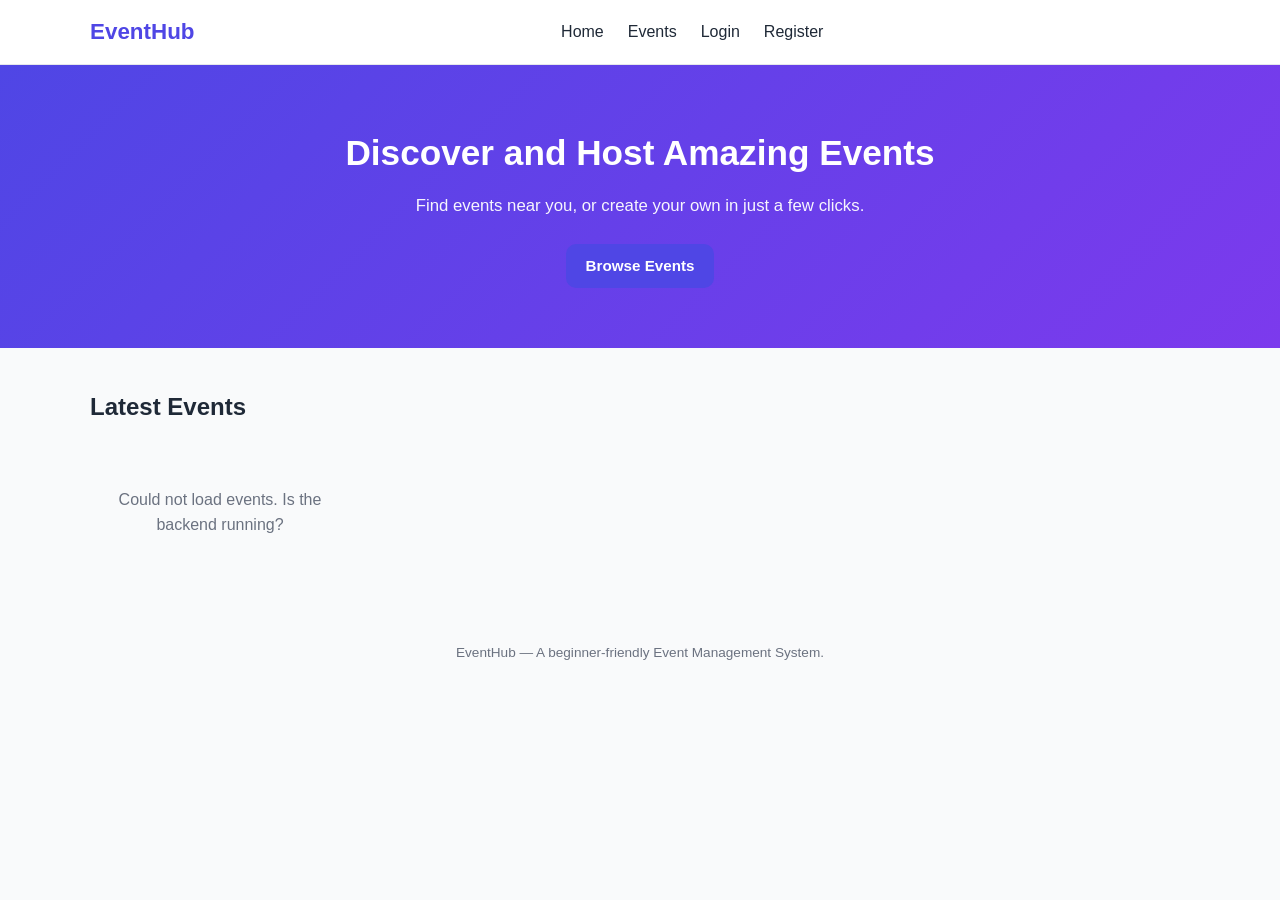
<file: frontend/index.html>
<!DOCTYPE html>
<html lang="en">
<head>
  <meta charset="UTF-8" />
  <meta name="viewport" content="width=device-width, initial-scale=1.0" />
  <title>EventHub - Home</title>
  <link rel="stylesheet" href="css/style.css" />
</head>
<body>

  <!-- ===== Navbar ===== -->
  <nav class="navbar">
    <div class="container">
      <a href="index.html" class="logo">EventHub</a>
      <div class="nav-links" id="navLinks">
        <!-- Filled in automatically by main.js -->
      </div>
      <span id="userGreeting"></span>
    </div>
  </nav>

  <!-- ===== Hero Section ===== -->
  <section class="hero">
    <div class="container">
      <h1>Discover and Host Amazing Events</h1>
      <p>Find events near you, or create your own in just a few clicks.</p>
      <a href="events.html" class="btn btn-primary">Browse Events</a>
    </div>
  </section>

  <!-- ===== Featured Events ===== -->
  <section class="section">
    <div class="container">
      <h2 class="section-title">Latest Events</h2>
      <div class="event-grid" id="featuredEvents">
        <p class="empty-state">Loading events...</p>
      </div>
    </div>
  </section>

  <footer>
    <p>EventHub &mdash; A beginner-friendly Event Management System.</p>
  </footer>

  <script src="js/main.js"></script>
  <script src="js/events.js"></script>
</body>
</html>
</file>
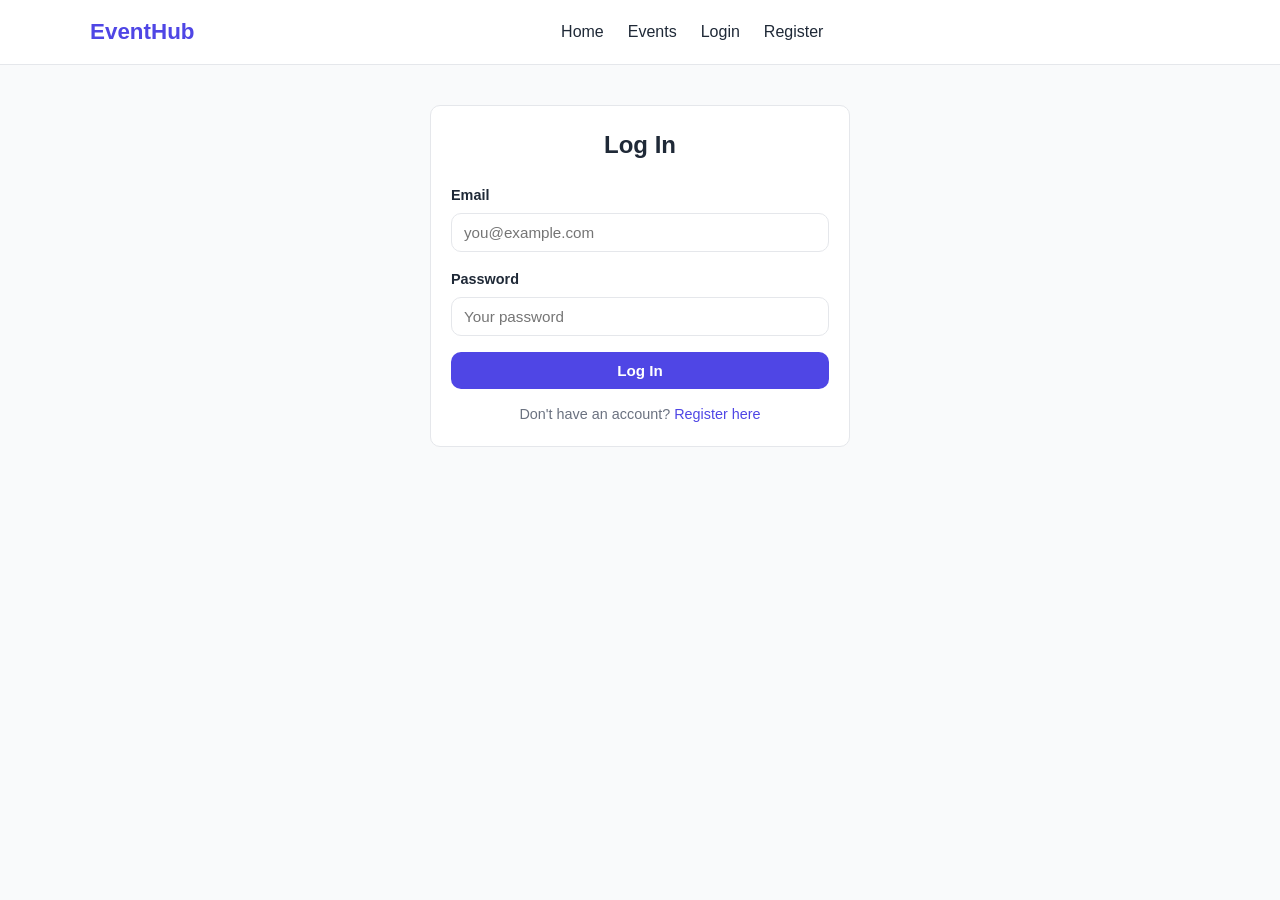
<file: frontend/create-event.html>
<!DOCTYPE html>
<html lang="en">
<head>
  <meta charset="UTF-8" />
  <meta name="viewport" content="width=device-width, initial-scale=1.0" />
  <title>EventHub - Create Event</title>
  <link rel="stylesheet" href="css/style.css" />
</head>
<body>

  <nav class="navbar">
    <div class="container">
      <a href="index.html" class="logo">EventHub</a>
      <div class="nav-links" id="navLinks"></div>
      <span id="userGreeting"></span>
    </div>
  </nav>

  <div class="container">
    <div class="form-wrapper card" style="max-width: 560px;">
      <h2 id="formTitle">Create a New Event</h2>

      <div id="messageBox" class="message"></div>

      <form id="eventForm">
        <div class="form-group">
          <label for="title">Event Title</label>
          <input type="text" id="title" placeholder="e.g. Community Music Night" />
        </div>

        <div class="form-group">
          <label for="description">Description</label>
          <textarea id="description" rows="4" placeholder="What is this event about?"></textarea>
        </div>

        <div class="form-row">
          <div class="form-group">
            <label for="date">Date</label>
            <input type="date" id="date" />
          </div>
          <div class="form-group">
            <label for="time">Time</label>
            <input type="time" id="time" />
          </div>
        </div>

        <div class="form-group">
          <label for="location">Location</label>
          <input type="text" id="location" placeholder="e.g. City Community Hall" />
        </div>

        <div class="form-row">
          <div class="form-group">
            <label for="category">Category</label>
            <select id="category">
              <option value="Tech">Tech</option>
              <option value="Music">Music</option>
              <option value="Sports">Sports</option>
              <option value="Business">Business</option>
              <option value="Education">Education</option>
              <option value="Other">Other</option>
            </select>
          </div>
          <div class="form-group">
            <label for="total_seats">Total Seats</label>
            <input type="number" id="total_seats" min="1" placeholder="e.g. 50" />
          </div>
        </div>

        <button type="submit" class="btn btn-primary btn-block" id="submitBtn">Create Event</button>
      </form>
    </div>
  </div>

  <script src="js/main.js"></script>
  <script src="js/events.js"></script>
</body>
</html>
</file>
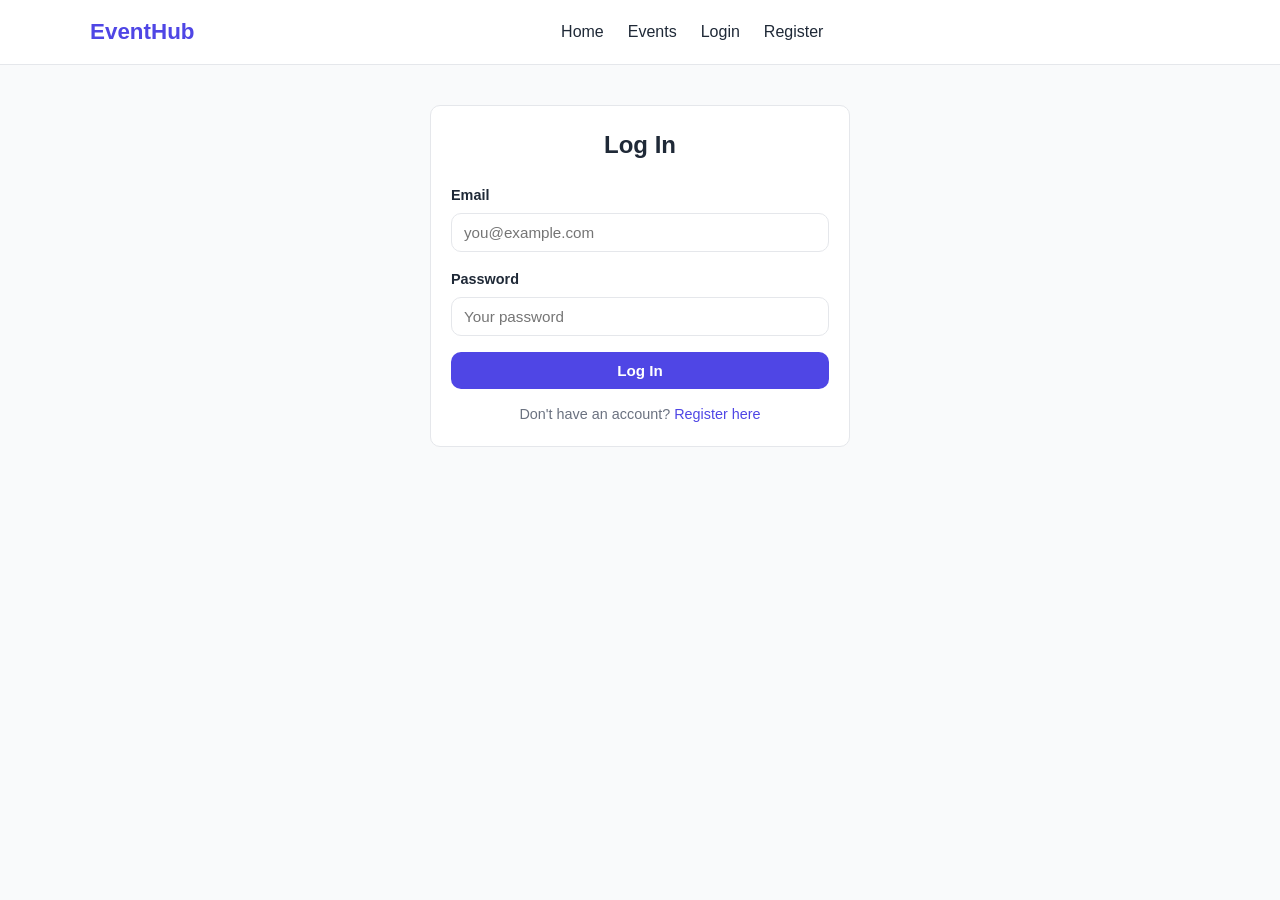
<file: frontend/dashboard.html>
<!DOCTYPE html>
<html lang="en">
<head>
  <meta charset="UTF-8" />
  <meta name="viewport" content="width=device-width, initial-scale=1.0" />
  <title>EventHub - Dashboard</title>
  <link rel="stylesheet" href="css/style.css" />
</head>
<body>

  <nav class="navbar">
    <div class="container">
      <a href="index.html" class="logo">EventHub</a>
      <div class="nav-links" id="navLinks"></div>
      <span id="userGreeting"></span>
    </div>
  </nav>

  <div class="container section">
    <h2 class="section-title">Dashboard</h2>

    <div class="stats-grid">
      <div class="stat-box">
        <div class="stat-number" id="createdCount">0</div>
        <div class="stat-label">Events Created</div>
      </div>
      <div class="stat-box">
        <div class="stat-number" id="registeredCount">0</div>
        <div class="stat-label">Events Registered For</div>
      </div>
    </div>

    <div class="card-actions" style="margin-bottom: 24px;">
      <a href="create-event.html" class="btn btn-primary">+ Create New Event</a>
      <a href="my-events.html" class="btn btn-outline">View My Registrations</a>
    </div>

    <h3 class="section-title">Events I Created</h3>
    <div class="event-grid" id="myCreatedEvents">
      <p class="empty-state">Loading your events...</p>
    </div>
  </div>

  <script src="js/main.js"></script>
  <script src="js/events.js"></script>
</body>
</html>
</file>
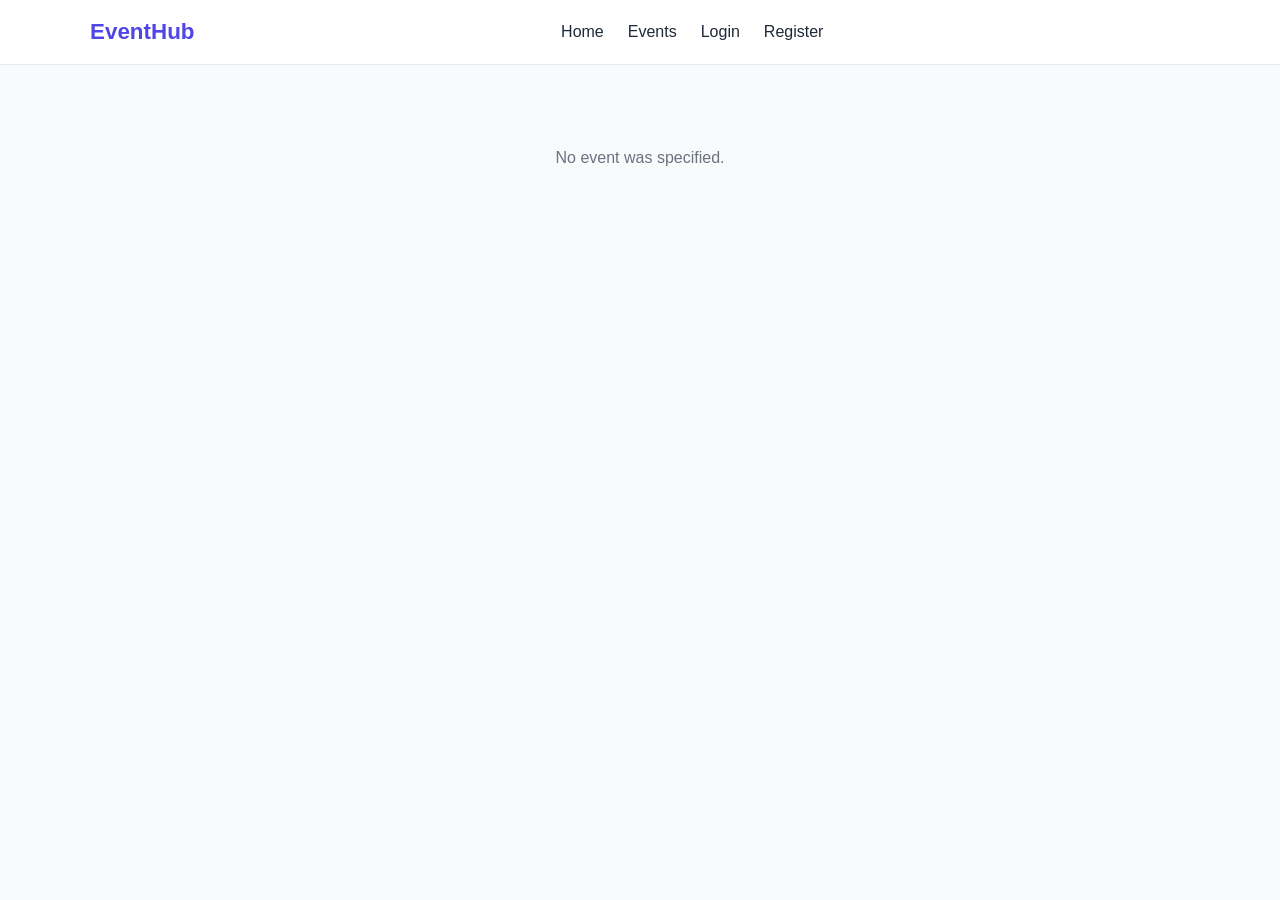
<file: frontend/event-details.html>
<!DOCTYPE html>
<html lang="en">
<head>
  <meta charset="UTF-8" />
  <meta name="viewport" content="width=device-width, initial-scale=1.0" />
  <title>EventHub - Event Details</title>
  <link rel="stylesheet" href="css/style.css" />
</head>
<body>

  <nav class="navbar">
    <div class="container">
      <a href="index.html" class="logo">EventHub</a>
      <div class="nav-links" id="navLinks"></div>
      <span id="userGreeting"></span>
    </div>
  </nav>

  <div class="container section">
    <div id="eventDetailsBox">
      <p class="empty-state">Loading event...</p>
    </div>
  </div>

  <script src="js/main.js"></script>
  <script src="js/registrations.js"></script>
  <script src="js/events.js"></script>
</body>
</html>
</file>
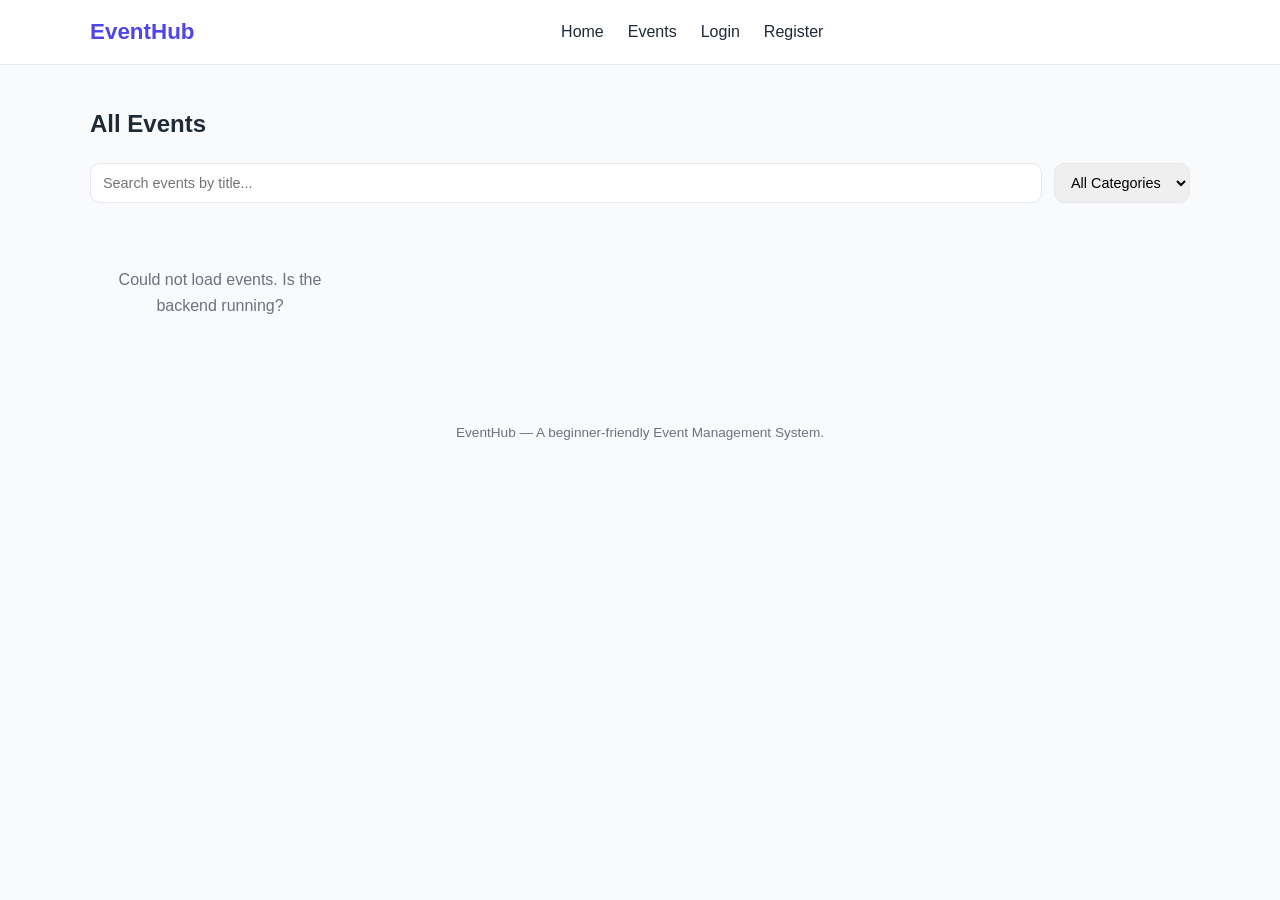
<file: frontend/events.html>
<!DOCTYPE html>
<html lang="en">
<head>
  <meta charset="UTF-8" />
  <meta name="viewport" content="width=device-width, initial-scale=1.0" />
  <title>EventHub - All Events</title>
  <link rel="stylesheet" href="css/style.css" />
</head>
<body>

  <nav class="navbar">
    <div class="container">
      <a href="index.html" class="logo">EventHub</a>
      <div class="nav-links" id="navLinks"></div>
      <span id="userGreeting"></span>
    </div>
  </nav>

  <div class="container section">
    <h2 class="section-title">All Events</h2>

    <div class="filter-bar">
      <input type="text" id="searchInput" placeholder="Search events by title..." />
      <select id="categoryFilter">
        <option value="">All Categories</option>
        <option value="Tech">Tech</option>
        <option value="Music">Music</option>
        <option value="Sports">Sports</option>
        <option value="Business">Business</option>
        <option value="Education">Education</option>
        <option value="Other">Other</option>
      </select>
    </div>

    <div class="event-grid" id="eventsList">
      <p class="empty-state">Loading events...</p>
    </div>
  </div>

  <footer>
    <p>EventHub &mdash; A beginner-friendly Event Management System.</p>
  </footer>

  <script src="js/main.js"></script>
  <script src="js/events.js"></script>
</body>
</html>
</file>
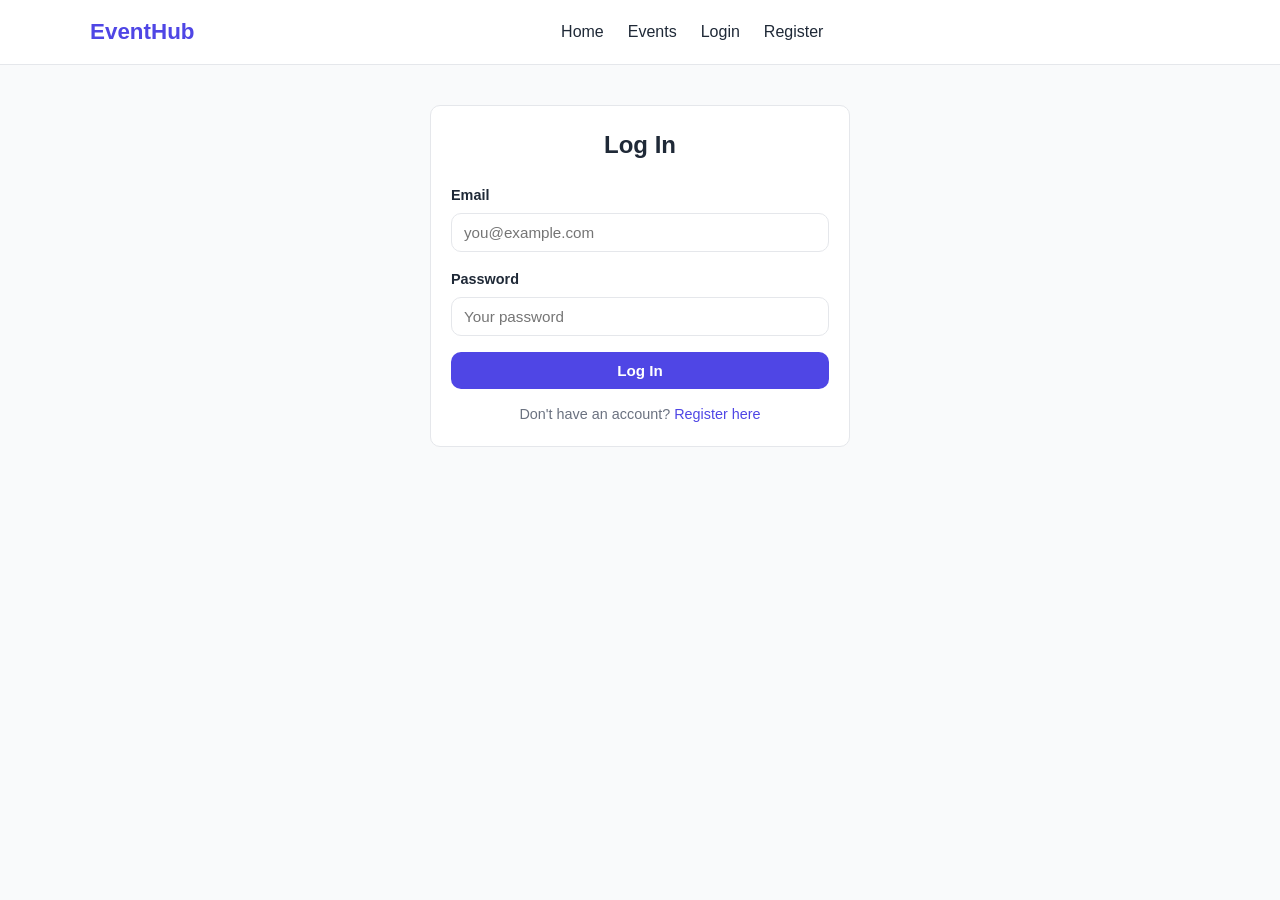
<file: frontend/login.html>
<!DOCTYPE html>
<html lang="en">
<head>
  <meta charset="UTF-8" />
  <meta name="viewport" content="width=device-width, initial-scale=1.0" />
  <title>EventHub - Login</title>
  <link rel="stylesheet" href="css/style.css" />
</head>
<body>

  <nav class="navbar">
    <div class="container">
      <a href="index.html" class="logo">EventHub</a>
      <div class="nav-links" id="navLinks"></div>
      <span id="userGreeting"></span>
    </div>
  </nav>

  <div class="container">
    <div class="form-wrapper card">
      <h2>Log In</h2>

      <div id="messageBox" class="message"></div>

      <form id="loginForm">
        <div class="form-group">
          <label for="email">Email</label>
          <input type="email" id="email" placeholder="you@example.com" />
        </div>

        <div class="form-group">
          <label for="password">Password</label>
          <input type="password" id="password" placeholder="Your password" />
        </div>

        <button type="submit" class="btn btn-primary btn-block">Log In</button>
      </form>

      <p class="form-footer-link">
        Don't have an account? <a href="register.html">Register here</a>
      </p>
    </div>
  </div>

  <script src="js/main.js"></script>
  <script src="js/auth.js"></script>
</body>
</html>
</file>
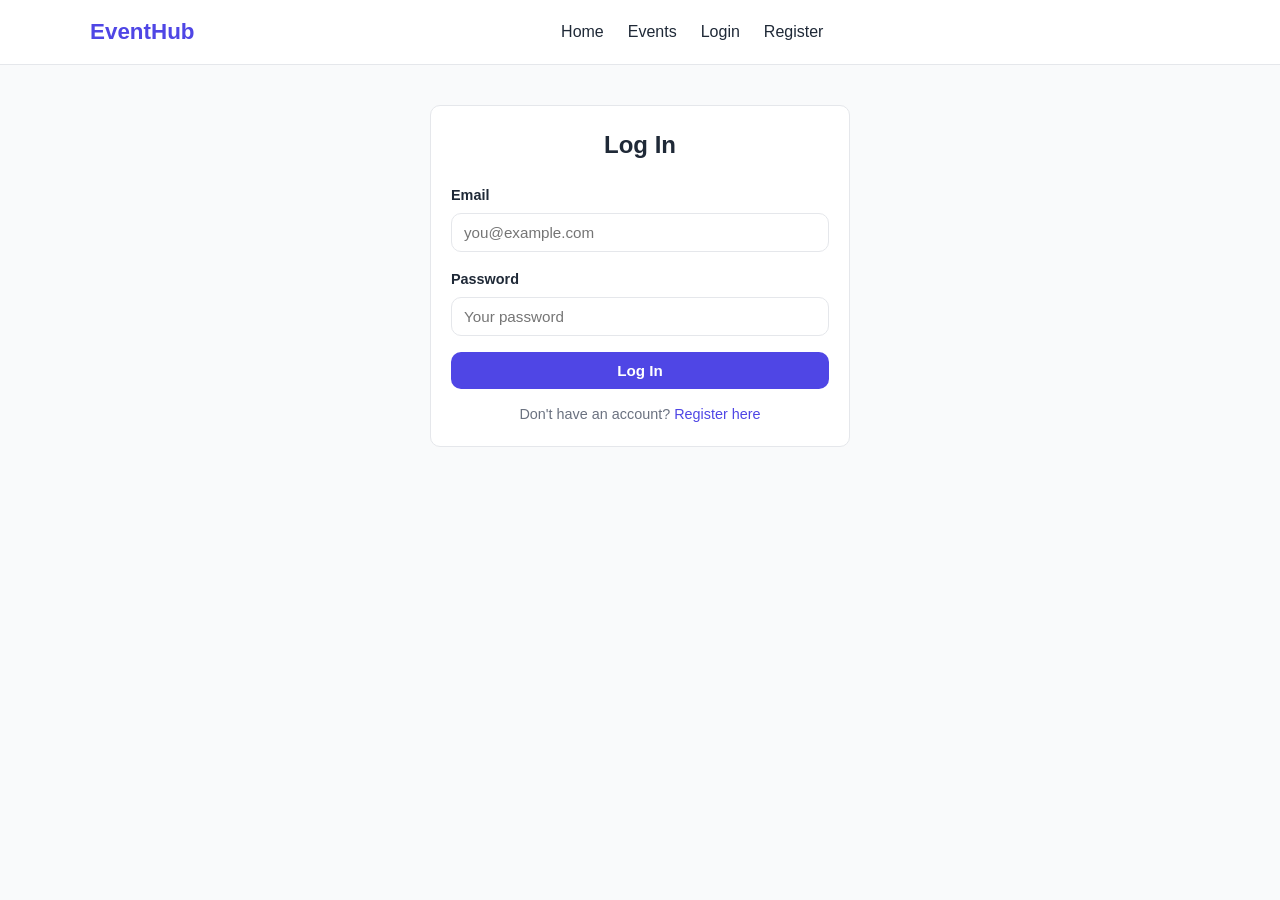
<file: frontend/my-events.html>
<!DOCTYPE html>
<html lang="en">
<head>
  <meta charset="UTF-8" />
  <meta name="viewport" content="width=device-width, initial-scale=1.0" />
  <title>EventHub - My Events</title>
  <link rel="stylesheet" href="css/style.css" />
</head>
<body>

  <nav class="navbar">
    <div class="container">
      <a href="index.html" class="logo">EventHub</a>
      <div class="nav-links" id="navLinks"></div>
      <span id="userGreeting"></span>
    </div>
  </nav>

  <div class="container section">
    <h2 class="section-title">My Registered Events</h2>
    <div class="event-grid" id="myEventsList">
      <p class="empty-state">Loading your events...</p>
    </div>
  </div>

  <script src="js/main.js"></script>
  <script src="js/registrations.js"></script>
</body>
</html>
</file>
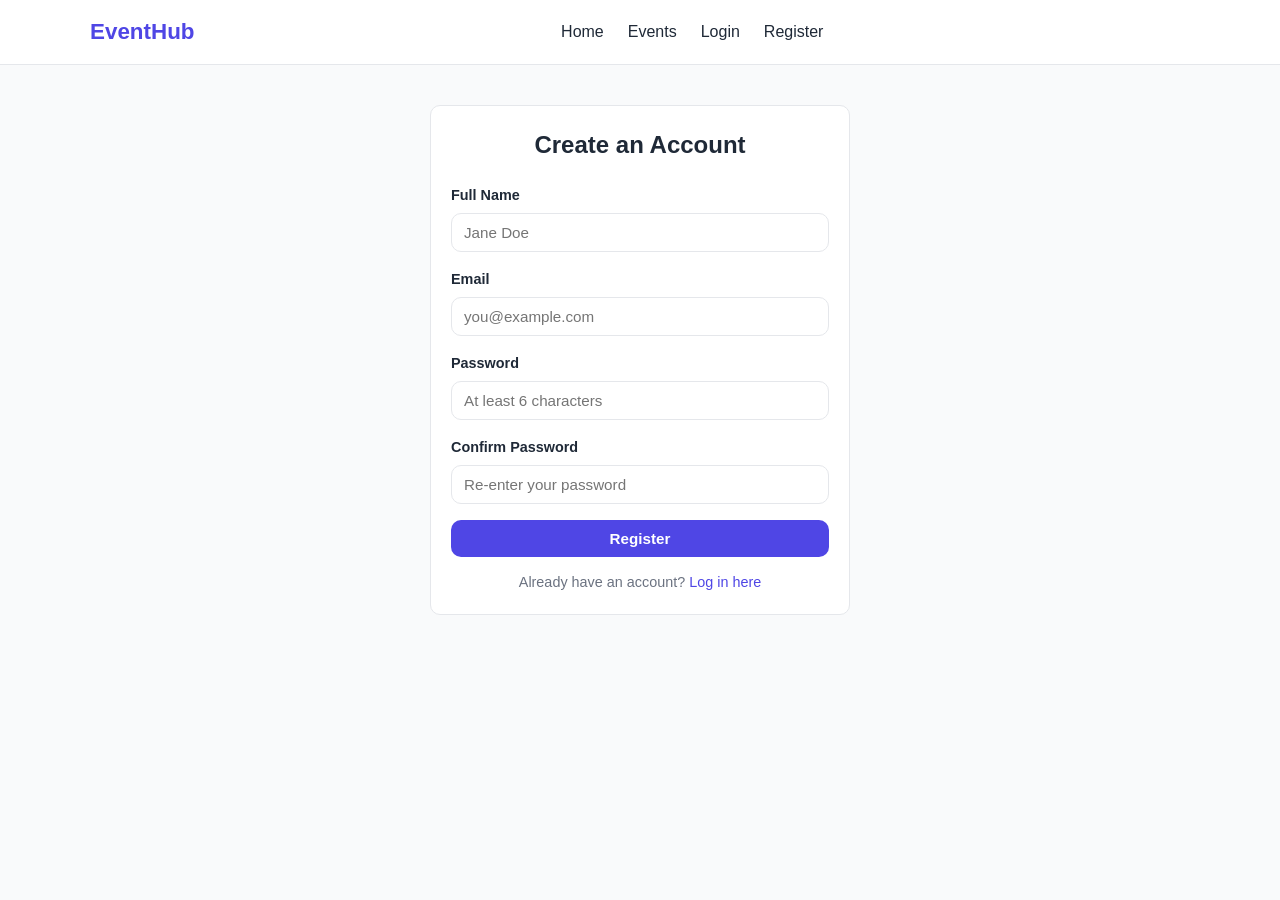
<file: frontend/register.html>
<!DOCTYPE html>
<html lang="en">
<head>
  <meta charset="UTF-8" />
  <meta name="viewport" content="width=device-width, initial-scale=1.0" />
  <title>EventHub - Register</title>
  <link rel="stylesheet" href="css/style.css" />
</head>
<body>

  <nav class="navbar">
    <div class="container">
      <a href="index.html" class="logo">EventHub</a>
      <div class="nav-links" id="navLinks"></div>
      <span id="userGreeting"></span>
    </div>
  </nav>

  <div class="container">
    <div class="form-wrapper card">
      <h2>Create an Account</h2>

      <div id="messageBox" class="message"></div>

      <form id="registerForm">
        <div class="form-group">
          <label for="name">Full Name</label>
          <input type="text" id="name" placeholder="Jane Doe" />
        </div>

        <div class="form-group">
          <label for="email">Email</label>
          <input type="email" id="email" placeholder="you@example.com" />
        </div>

        <div class="form-group">
          <label for="password">Password</label>
          <input type="password" id="password" placeholder="At least 6 characters" />
        </div>

        <div class="form-group">
          <label for="confirmPassword">Confirm Password</label>
          <input type="password" id="confirmPassword" placeholder="Re-enter your password" />
        </div>

        <button type="submit" class="btn btn-primary btn-block">Register</button>
      </form>

      <p class="form-footer-link">
        Already have an account? <a href="login.html">Log in here</a>
      </p>
    </div>
  </div>

  <script src="js/main.js"></script>
  <script src="js/auth.js"></script>
</body>
</html>
</file>
<file: frontend/css/style.css>
/* style.css
   Shared styles for the entire Event Management website.
   Plain CSS only - no frameworks - kept simple and reusable. */

/* ----- Reset & Base ----- */
* {
  margin: 0;
  padding: 0;
  box-sizing: border-box;
}

:root {
  --primary: #4f46e5;
  --primary-dark: #4338ca;
  --primary-light: #eef2ff;
  --text-dark: #1f2937;
  --text-muted: #6b7280;
  --border-color: #e5e7eb;
  --bg-light: #f9fafb;
  --success: #16a34a;
  --success-bg: #dcfce7;
  --error: #dc2626;
  --error-bg: #fee2e2;
  --radius: 10px;
}

body {
  font-family: "Segoe UI", Arial, sans-serif;
  background-color: var(--bg-light);
  color: var(--text-dark);
  line-height: 1.6;
}

a {
  text-decoration: none;
  color: var(--primary);
}

ul {
  list-style: none;
}

img {
  max-width: 100%;
}

.container {
  width: 90%;
  max-width: 1100px;
  margin: 0 auto;
}

/* ----- Navbar ----- */
.navbar {
  background-color: #fff;
  border-bottom: 1px solid var(--border-color);
  position: sticky;
  top: 0;
  z-index: 100;
}

.navbar .container {
  display: flex;
  align-items: center;
  justify-content: space-between;
  padding: 14px 0;
}

.navbar .logo {
  font-size: 1.4rem;
  font-weight: 700;
  color: var(--primary);
}

.navbar .nav-links {
  display: flex;
  gap: 24px;
  align-items: center;
  flex-wrap: wrap;
}

.navbar .nav-links a {
  color: var(--text-dark);
  font-weight: 500;
}

.navbar .nav-links a:hover {
  color: var(--primary);
}

.navbar #userGreeting {
  color: var(--text-muted);
  font-size: 0.9rem;
}

/* ----- Buttons ----- */
.btn {
  display: inline-block;
  padding: 10px 20px;
  border-radius: var(--radius);
  border: none;
  cursor: pointer;
  font-size: 0.95rem;
  font-weight: 600;
  transition: background-color 0.15s ease-in-out;
}

.btn-primary {
  background-color: var(--primary);
  color: #fff;
}

.btn-primary:hover {
  background-color: var(--primary-dark);
}

.btn-outline {
  background-color: transparent;
  color: var(--primary);
  border: 1px solid var(--primary);
}

.btn-outline:hover {
  background-color: var(--primary-light);
}

.btn-danger {
  background-color: var(--error);
  color: #fff;
}

.btn-danger:hover {
  background-color: #b91c1c;
}

.btn-small {
  padding: 6px 14px;
  font-size: 0.85rem;
}

.btn-block {
  display: block;
  width: 100%;
  text-align: center;
}

/* ----- Hero Section ----- */
.hero {
  background: linear-gradient(135deg, var(--primary) 0%, #7c3aed 100%);
  color: #fff;
  padding: 60px 0;
  text-align: center;
}

.hero h1 {
  font-size: 2.2rem;
  margin-bottom: 12px;
}

.hero p {
  font-size: 1.05rem;
  opacity: 0.95;
  margin-bottom: 24px;
}

/* ----- Sections & Cards ----- */
.section {
  padding: 40px 0;
}

.section-title {
  font-size: 1.5rem;
  margin-bottom: 20px;
  color: var(--text-dark);
}

.card {
  background-color: #fff;
  border: 1px solid var(--border-color);
  border-radius: var(--radius);
  padding: 20px;
}

/* ----- Event Grid ----- */
.event-grid {
  display: grid;
  grid-template-columns: repeat(auto-fill, minmax(260px, 1fr));
  gap: 20px;
}

.event-card {
  background-color: #fff;
  border: 1px solid var(--border-color);
  border-radius: var(--radius);
  padding: 18px;
  display: flex;
  flex-direction: column;
  gap: 8px;
  transition: box-shadow 0.15s ease-in-out;
}

.event-card:hover {
  box-shadow: 0 6px 16px rgba(0, 0, 0, 0.08);
}

.event-card .category-tag {
  align-self: flex-start;
  background-color: var(--primary-light);
  color: var(--primary);
  font-size: 0.75rem;
  font-weight: 600;
  padding: 4px 10px;
  border-radius: 999px;
}

.event-card h3 {
  font-size: 1.15rem;
  color: var(--text-dark);
}

.event-card .event-meta {
  font-size: 0.88rem;
  color: var(--text-muted);
}

.event-card .seats-left {
  font-size: 0.85rem;
  font-weight: 600;
  color: var(--success);
}

.event-card .seats-left.full {
  color: var(--error);
}

/* ----- Forms ----- */
.form-wrapper {
  max-width: 420px;
  margin: 40px auto;
}

.form-wrapper h2 {
  margin-bottom: 20px;
  text-align: center;
}

.form-group {
  margin-bottom: 16px;
}

.form-group label {
  display: block;
  margin-bottom: 6px;
  font-weight: 600;
  font-size: 0.9rem;
}

.form-group input,
.form-group textarea,
.form-group select {
  width: 100%;
  padding: 10px 12px;
  border: 1px solid var(--border-color);
  border-radius: var(--radius);
  font-size: 0.95rem;
  font-family: inherit;
}

.form-group input:focus,
.form-group textarea:focus,
.form-group select:focus {
  outline: none;
  border-color: var(--primary);
}

.form-row {
  display: flex;
  gap: 12px;
}

.form-row .form-group {
  flex: 1;
}

.form-footer-link {
  text-align: center;
  margin-top: 14px;
  font-size: 0.9rem;
  color: var(--text-muted);
}

/* ----- Messages ----- */
.message {
  padding: 10px 14px;
  border-radius: var(--radius);
  margin-bottom: 16px;
  font-size: 0.9rem;
  display: none;
}

.message.show {
  display: block;
}

.message.success {
  background-color: var(--success-bg);
  color: var(--success);
}

.message.error {
  background-color: var(--error-bg);
  color: var(--error);
}

/* ----- Search / Filter Bar ----- */
.filter-bar {
  display: flex;
  gap: 12px;
  margin-bottom: 24px;
  flex-wrap: wrap;
}

.filter-bar input,
.filter-bar select {
  padding: 10px 12px;
  border: 1px solid var(--border-color);
  border-radius: var(--radius);
  font-size: 0.9rem;
}

.filter-bar input {
  flex: 1;
  min-width: 200px;
}

/* ----- Event Details Page ----- */
.event-details-box h1 {
  margin-bottom: 10px;
}

.event-details-box .event-meta-list {
  list-style: none;
  margin: 16px 0;
}

.event-details-box .event-meta-list li {
  padding: 6px 0;
  color: var(--text-muted);
  border-bottom: 1px solid var(--border-color);
}

.event-details-box .event-meta-list li strong {
  color: var(--text-dark);
  margin-right: 6px;
}

/* ----- Dashboard ----- */
.stats-grid {
  display: grid;
  grid-template-columns: repeat(auto-fit, minmax(180px, 1fr));
  gap: 16px;
  margin-bottom: 30px;
}

.stat-box {
  background-color: #fff;
  border: 1px solid var(--border-color);
  border-radius: var(--radius);
  padding: 20px;
  text-align: center;
}

.stat-box .stat-number {
  font-size: 1.8rem;
  font-weight: 700;
  color: var(--primary);
}

.stat-box .stat-label {
  font-size: 0.85rem;
  color: var(--text-muted);
  margin-top: 4px;
}

/* ----- Table (used for participants list) ----- */
table {
  width: 100%;
  border-collapse: collapse;
  background-color: #fff;
}

table th,
table td {
  text-align: left;
  padding: 10px 12px;
  border-bottom: 1px solid var(--border-color);
}

table th {
  background-color: var(--bg-light);
  font-size: 0.85rem;
  text-transform: uppercase;
  color: var(--text-muted);
}

/* ----- Empty State ----- */
.empty-state {
  text-align: center;
  padding: 40px 20px;
  color: var(--text-muted);
}

/* ----- Card Actions ----- */
.card-actions {
  display: flex;
  gap: 8px;
  margin-top: 8px;
}

/* ----- Footer ----- */
footer {
  text-align: center;
  padding: 24px 0;
  color: var(--text-muted);
  font-size: 0.85rem;
}

/* ----- Responsive ----- */
@media (max-width: 600px) {
  .navbar .container {
    flex-direction: column;
    gap: 10px;
  }

  .form-row {
    flex-direction: column;
  }

  .hero h1 {
    font-size: 1.6rem;
  }
}
</file>
